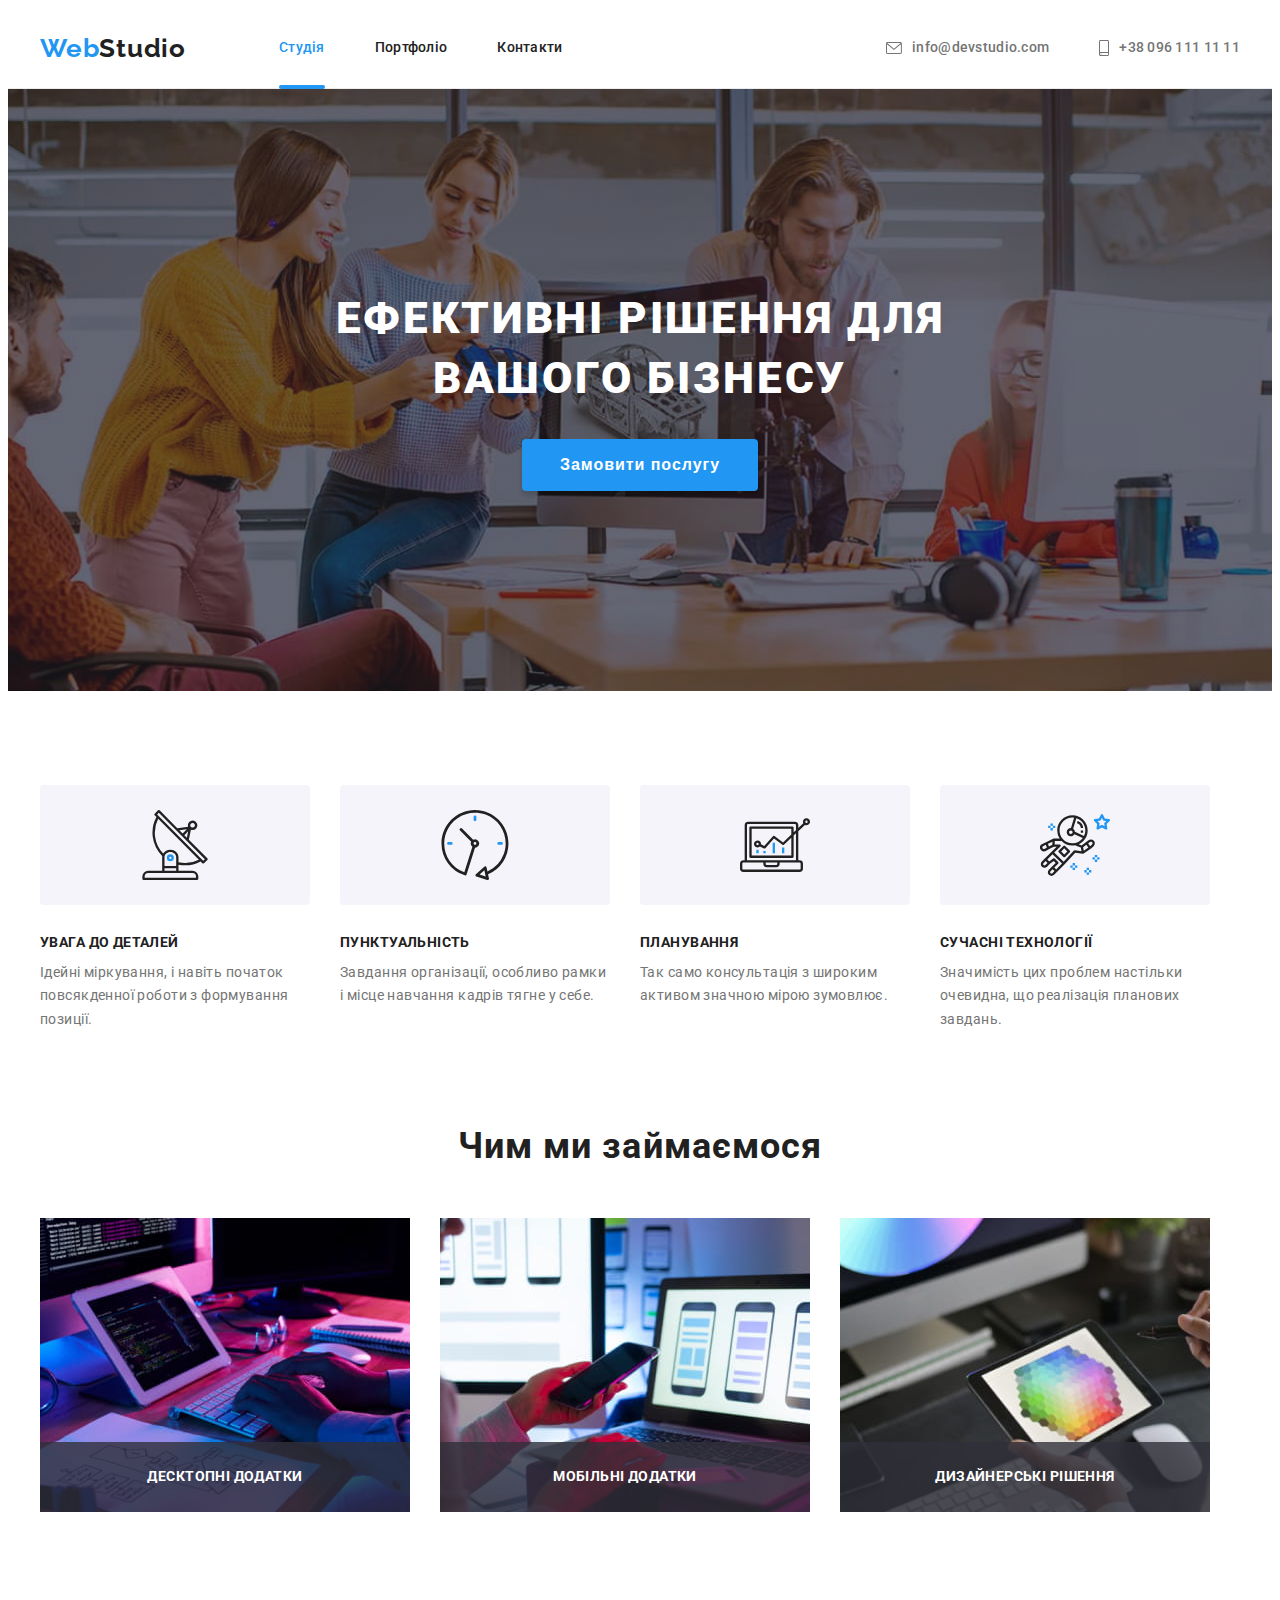
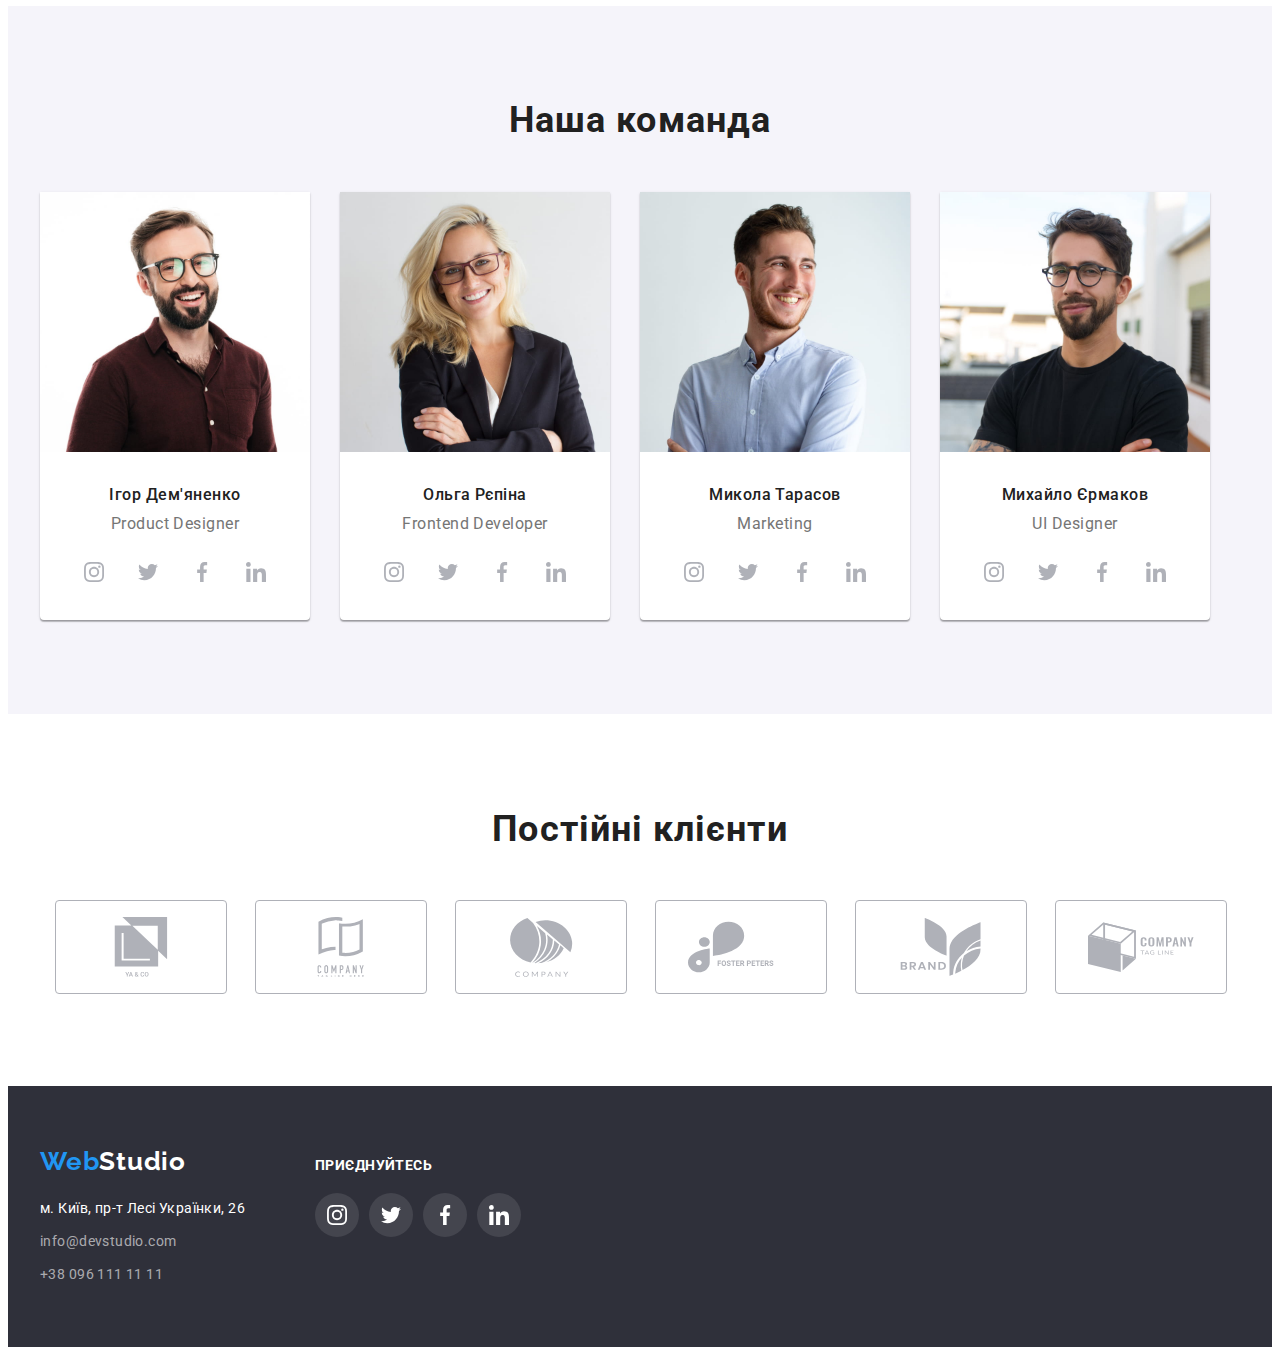
<file: index.html>
<!DOCTYPE html>
<html lang="uk">
  <head>
    <meta charset="UTF-8" />
    <meta http-equiv="X-UA-Compatible" content="IE=edge" />
    <meta name="viewport" content="width=device-width, initial-scale=1.0" />
    <title>Студія</title>
    <link rel="preconnect" href="https://fonts.googleapis.com" />
    <link rel="preconnect" href="https://fonts.gstatic.com" crossorigin />
    <link
      href="https://fonts.googleapis.com/css2?family=Raleway:wght@700&family=Roboto:wght@400;500;700;900&display=swap"
      rel="stylesheet"
    />
    <!-- Modern-Normalize -->
    <link
      rel="stylesheet"
      href="https://cdnjs.cloudflare.com/ajax/libs/modern-normalize/1.1.0/modern-normalize.min.css"
      integrity="sha512-wpPYUAdjBVSE4KJnH1VR1HeZfpl1ub8YT/NKx4PuQ5NmX2tKuGu6U/JRp5y+Y8XG2tV+wKQpNHVUX03MfMFn9Q=="
      crossorigin="anonymous"
      referrerpolicy="no-referrer"
    />
    <link rel="stylesheet" href="./css/styles.css" />
  </head>
  <body>
    <!-- Шапка сайту -->
    <header class="header">
      <div class="container">
        <a class="logo" href="./index.html"><span class="logo-color">Web</span>Studio</a>
        <nav class="header-nav">
          <ul class="nav-list list">
            <li class="nav-item">
              <a class="nav-link current link" href="./index.html">Студія</a>
            </li>
            <li class="nav-item">
              <a class="nav-link link" href="./portfolio.html">Портфоліо</a>
            </li>
            <li class="nav-item">
              <a class="nav-link link" href="">Контакти</a>
            </li>
          </ul>
        </nav>
        <ul class="header-list list">
          <li class="header-item">
            <a class="header-link link" href="mailto:info@devstudio.com">
              <svg class="header-evenlope" width="16" height="12">
                <use href="./images/icons.svg.svg#envelope"></use>
              </svg>
              info@devstudio.com
            </a>
          </li>
          <li class="header-item">
            <a class="header-link link" href="tel:+380961111111"
              ><svg class="header-evenlope" width="10" height="16">
                <use href="./images/icons.svg.svg#smartphone"></use>
              </svg>
              +38 096 111 11 11</a
            >
          </li>
        </ul>
      </div>
    </header>
    <main>
      <!-- Герой -->
      <section class="hero">
        <div class="container">
          <h1 class="hero-title">Ефективні рішення для вашого бізнесу</h1>
          <button data-modal-open class="hero-btn" type="button">
            <span class="text-btn">Замовити послугу</span>
          </button>
        </div>
      </section>
      <!-- Переваги -->
      <section class="feature section">
        <div class="container">
          <h2 class="visually-hidden">Переваги</h2>
          <ul class="feature-list list">
            <li class="feature-item">
              <div class="feature-icon">
                <svg width="70" height="70">
                  <use href="./images/icons.svg.svg#antenna"></use>
                </svg>
              </div>
              <h3 class="feature-title">УВАГА ДО ДЕТАЛЕЙ</h3>
              <p class="feature-text">
                Ідейні міркування, і навіть початок повсякденної роботи з формування позиції.
              </p>
            </li>
            <li class="feature-item">
              <div class="feature-icon">
                <svg width="70" height="70">
                  <use href="./images/icons.svg.svg#clock"></use>
                </svg>
              </div>
              <h3 class="feature-title">ПУНКТУАЛЬНІСТЬ</h3>
              <p class="feature-text">
                Завдання організації, особливо рамки і місце навчання кадрів тягне у себе.
              </p>
            </li>
            <li class="feature-item">
              <div class="feature-icon">
                <svg width="70" height="70">
                  <use href="./images/icons.svg.svg#diagram"></use>
                </svg>
              </div>
              <h3 class="feature-title">ПЛАНУВАННЯ</h3>
              <p class="feature-text">
                Так само консультація з широким активом значною мірою зумовлює.
              </p>
            </li>
            <li class="feature-item">
              <div class="feature-icon">
                <svg width="70" height="70">
                  <use href="./images/icons.svg.svg#astronaut"></use>
                </svg>
              </div>
              <h3 class="feature-title">СУЧАСНІ ТЕХНОЛОГІЇ</h3>
              <p class="feature-text">
                Значимість цих проблем настільки очевидна, що реалізація планових завдань.
              </p>
            </li>
          </ul>
        </div>
      </section>
      <!-- Чим ми займаємось -->
      <section class="box-section section">
        <div class="container">
          <h2 class="main-title">Чим ми займаємося</h2>
          <ul class="box-list list">
            <li class="box-item">
              <div class="box-thumb">
                <img class="img" src="./images/img.jpg" alt="набір тексту для пк" width="370" />
                <div class="box-text-container">
                  <p class="box-text">Десктопні додатки</p>
                </div>
              </div>
            </li>
            <li class="box-item">
              <div class="box-thumb">
                <img class="img" src="./images/box-2.jpg" alt="дизайн для смартфону" width="370" />
                <div class="box-text-container">
                  <p class="box-text">Мобільні додатки</p>
                </div>
              </div>
            </li>
            <li class="box-item">
              <div class="box-thumb">
                <img class="img" src="./images/box-3.jpg" alt="Паліттра на планшеті" width="370" />
                <div class="box-text-container">
                  <p class="box-text">Дизайнерські рішення</p>
                </div>
              </div>
            </li>
          </ul>
        </div>
      </section>
      <!-- Наша команда -->
      <section class="team section">
        <div class="container">
          <h2 class="team-title">Наша команда</h2>
          <ul class="team-list list">
            <li class="team-item">
              <img class="team-img" src="./images/img-1.jpg" alt="Фото Ігоря" width="270" />
              <div class="team-info">
                <h3 class="team-name">Ігор Дем'яненко</h3>
                <p class="team-text">Product Designer</p>
                <ul class="social list">
                  <li class="item">
                    <a
                      class="social-link link"
                      href="https://www.instagram.com/"
                      aria-label="instagram"
                      target="_blank"
                      rel="noopener noreferrer"
                    >
                      <svg class="social-icons" width="20" height="20">
                        <use href="./images/icons.svg.svg#instagram"></use>
                      </svg>
                    </a>
                  </li>
                  <li class="item">
                    <a
                      class="social-link link"
                      href="https://twitter.com/?lang=uk"
                      aria-label="twitter"
                      target="_blank"
                      rel="noopener noreferrer"
                    >
                      <svg class="social-icons" width="20" height="20">
                        <use href="./images/icons.svg.svg#twitter"></use>
                      </svg>
                    </a>
                  </li>
                  <li class="item">
                    <a
                      class="social-link link"
                      href="https://www.facebook.com/"
                      aria-label="facebook"
                      target="_blank"
                      rel="noopener noreferrer"
                    >
                      <svg class="social-icons" width="20" height="20">
                        <use href="./images/icons.svg.svg#facebook"></use>
                      </svg>
                    </a>
                  </li>
                  <li class="item">
                    <a
                      class="social-link link"
                      href="https://www.linkedin.com/"
                      aria-label="linkedin"
                      target="_blank"
                      rel="noopener noreferrer"
                    >
                      <svg class="social-icons" width="20" height="20">
                        <use href="./images/icons.svg.svg#linkedin"></use>
                      </svg>
                    </a>
                  </li>
                </ul>
              </div>
            </li>
            <li class="team-item">
              <img class="team-img" src="./images/img-2.jpg" alt="Фото Ольги" width="270" />
              <div class="team-info">
                <h3 class="team-name">Ольга Рєпіна</h3>
                <p class="team-text">Frontend Developer</p>
                <ul class="social list">
                  <li class="item">
                    <a
                      class="social-link link"
                      href="https://www.instagram.com/"
                      aria-label="instagram"
                      target="_blank"
                      rel="noopener noreferrer"
                    >
                      <svg class="social-icons" width="20" height="20">
                        <use href="./images/icons.svg.svg#instagram"></use>
                      </svg>
                    </a>
                  </li>
                  <li class="item">
                    <a
                      class="social-link link"
                      href="https://twitter.com/?lang=uk"
                      aria-label="twitter"
                      target="_blank"
                      rel="noopener noreferrer"
                    >
                      <svg class="social-icons" width="20" height="20">
                        <use href="./images/icons.svg.svg#twitter"></use>
                      </svg>
                    </a>
                  </li>
                  <li class="item">
                    <a
                      class="social-link link"
                      href="https://www.facebook.com/"
                      aria-label="facebook"
                      target="_blank"
                      rel="noopener noreferrer"
                    >
                      <svg class="social-icons" width="20" height="20">
                        <use href="./images/icons.svg.svg#facebook"></use>
                      </svg>
                    </a>
                  </li>
                  <li class="item">
                    <a
                      class="social-link link"
                      href="https://www.linkedin.com/"
                      aria-label="linkedin"
                      target="_blank"
                      rel="noopener noreferrer"
                    >
                      <svg class="social-icons" width="20" height="20">
                        <use href="./images/icons.svg.svg#linkedin"></use>
                      </svg>
                    </a>
                  </li>
                </ul>
              </div>
            </li>
            <li class="team-item">
              <img class="team-img" src="./images/img-3.jpg" alt="Фото Миколи" width="270" />
              <div class="team-info">
                <h3 class="team-name">Микола Тарасов</h3>
                <p class="team-text">Marketing</p>
                <ul class="social list">
                  <li class="item">
                    <a
                      class="social-link link"
                      href="https://www.instagram.com/"
                      aria-label="instagram"
                      target="_blank"
                      rel="noopener noreferrer"
                    >
                      <svg class="social-icons" width="20" height="20">
                        <use href="./images/icons.svg.svg#instagram"></use>
                      </svg>
                    </a>
                  </li>
                  <li class="item">
                    <a
                      class="social-link link"
                      href="https://twitter.com/?lang=uk"
                      aria-label="twitter"
                      target="_blank"
                      rel="noopener noreferrer"
                    >
                      <svg class="social-icons" width="20" height="20">
                        <use href="./images/icons.svg.svg#twitter"></use>
                      </svg>
                    </a>
                  </li>
                  <li class="item">
                    <a
                      class="social-link link"
                      href="https://www.facebook.com/"
                      aria-label="facebook"
                      target="_blank"
                      rel="noopener noreferrer"
                    >
                      <svg class="social-icons" width="20" height="20">
                        <use href="./images/icons.svg.svg#facebook"></use>
                      </svg>
                    </a>
                  </li>
                  <li class="item">
                    <a
                      class="social-link link"
                      href="https://www.linkedin.com/"
                      aria-label="linkedin"
                      target="_blank"
                      rel="noopener noreferrer"
                    >
                      <svg class="social-icons" width="20" height="20">
                        <use href="./images/icons.svg.svg#linkedin"></use>
                      </svg>
                    </a>
                  </li>
                </ul>
              </div>
            </li>
            <li class="team-item">
              <img class="team-img" src="./images/img-4.jpg" alt="Фото Михайла" width="270" />
              <div class="team-info">
                <h3 class="team-name">Михайло Єрмаков</h3>
                <p class="team-text">UI Designer</p>
                <ul class="social list">
                  <li class="item">
                    <a
                      class="social-link link"
                      href="https://www.instagram.com/"
                      aria-label="instagram"
                      target="_blank"
                      rel="noopener noreferrer"
                    >
                      <svg class="social-icons" width="20" height="20">
                        <use href="./images/icons.svg.svg#instagram"></use>
                      </svg>
                    </a>
                  </li>
                  <li class="item">
                    <a
                      class="social-link link"
                      href="https://twitter.com/?lang=uk"
                      aria-label="twitter"
                      target="_blank"
                      rel="noopener noreferrer"
                    >
                      <svg class="social-icons" width="20" height="20">
                        <use href="./images/icons.svg.svg#twitter"></use>
                      </svg>
                    </a>
                  </li>
                  <li class="item">
                    <a
                      class="social-link link"
                      href="https://www.facebook.com/"
                      aria-label="facebook"
                      target="_blank"
                      rel="noopener noreferrer"
                    >
                      <svg class="social-icons" width="20" height="20">
                        <use href="./images/icons.svg.svg#facebook"></use>
                      </svg>
                    </a>
                  </li>
                  <li class="item">
                    <a
                      class="social-link link"
                      href="https://www.linkedin.com/"
                      aria-label="linkedin"
                      target="_blank"
                      rel="noopener noreferrer"
                    >
                      <svg class="social-icons" width="20" height="20">
                        <use href="./images/icons.svg.svg#linkedin"></use>
                      </svg>
                    </a>
                  </li>
                </ul>
              </div>
            </li>
          </ul>
        </div>
      </section>
      <!-- Постійні клієнти -->

      <section class="section">
        <div class="clients container">
          <h2 class="clietns-title">Постійні клієнти</h2>
          <ul class="clients-list list">
            <li class="cliets-item">
              <a class="clients-link link" href="">
                <svg class="clients-logo" width="106" height="60">
                  <use href="./images/icons.svg.svg#group-1"></use>
                </svg>
              </a>
            </li>
            <li class="cliets-item">
              <a class="clients-link link" href="">
                <svg class="clients-logo" width="106" height="60">
                  <use href="./images/icons.svg.svg#group-2"></use>
                </svg>
              </a>
            </li>
            <li class="cliets-item">
              <a class="clients-link link" href="">
                <svg class="clients-logo" width="106" height="60">
                  <use href="./images/icons.svg.svg#group-3"></use>
                </svg>
              </a>
            </li>
            <li class="cliets-item">
              <a class="clients-link link" href="">
                <svg class="clients-logo" width="106" height="60">
                  <use href="./images/icons.svg.svg#group-4"></use>
                </svg>
              </a>
            </li>
            <li class="cliets-item">
              <a class="clients-link link" href="">
                <svg class="clients-logo" width="106" height="60">
                  <use href="./images/icons.svg.svg#group-5"></use>
                </svg>
              </a>
            </li>
            <li class="cliets-item">
              <a class="clients-link link" href="">
                <svg class="clients-logo" width="106" height="60">
                  <use href="./images/icons.svg.svg#group-6"></use>
                </svg>
              </a>
            </li>
          </ul>
        </div>
      </section>
    </main>
    <!-- Футер -->
    <footer class="footer">
      <div class="footer-containers container">
        <div class="footer-adres">
          <a class="footer-logo" href="./index.html"><span class="logo-color">Web</span>Studio</a>
          <address class="address">
            <ul class="footer-list list">
              <li class="footer-item">
                <a
                  class="footer-address link"
                  href="https://goo.gl/maps/1MUiwfSM5o2cwTpF7"
                  target="_blank"
                  rel="noopener noreferrer"
                  >м. Київ, пр-т Лесі Українки, 26</a
                >
              </li>
              <li class="footer-item">
                <a class="footer-link link" href="mailto:info@devstudio.com">info@devstudio.com</a>
              </li>
              <li class="footer-item">
                <a class="footer-link link" href="tel:+380961111111">+38 096 111 11 11</a>
              </li>
            </ul>
          </address>
        </div>
        <div class="footer-social">
          <h2 class="footer-title">Приєднуйтесь</h2>
          <ul class="social list">
            <li class="item">
              <a
                class="footer-social-link link"
                href="https://www.instagram.com/"
                aria-label="instagram"
                target="_blank"
                rel="noopener noreferrer"
              >
                <svg class="footer-social-icons" width="20" height="20">
                  <use href="./images/icons.svg.svg#instagram"></use>
                </svg>
              </a>
            </li>
            <li class="item">
              <a
                class="footer-social-link link"
                href="https://twitter.com/?lang=uk"
                aria-label="twitter"
                target="_blank"
                rel="noopener noreferrer"
              >
                <svg class="footer-social-icons" width="20" height="20">
                  <use href="./images/icons.svg.svg#twitter"></use>
                </svg>
              </a>
            </li>
            <li class="item">
              <a
                class="footer-social-link link"
                href="https://www.facebook.com/"
                aria-label="facebook"
                target="_blank"
                rel="noopener noreferrer"
              >
                <svg class="footer-social-icons" width="20" height="20">
                  <use href="./images/icons.svg.svg#facebook"></use>
                </svg>
              </a>
            </li>
            <li class="item">
              <a
                class="footer-social-link link"
                href="https://www.linkedin.com/"
                aria-label="linkedin"
                target="_blank"
                rel="noopener noreferrer"
              >
                <svg class="footer-social-icons" width="20" height="20">
                  <use href="./images/icons.svg.svg#linkedin"></use>
                </svg>
              </a>
            </li>
          </ul>
        </div>
      </div>
    </footer>
    <!-- Modal -->
    <div data-modal class="backdrop is-hidden">
      <div class="modal">
        <button data-modal-close class="close-btn" type="button">
          <svg class="close-icon" width="18" height="18">
            <use href="./images/icons.svg.svg#close"></use>
          </svg>
        </button>
      </div>
    </div>

    <script src="./js/modal.js"></script>
  </body>
</html>
</file>
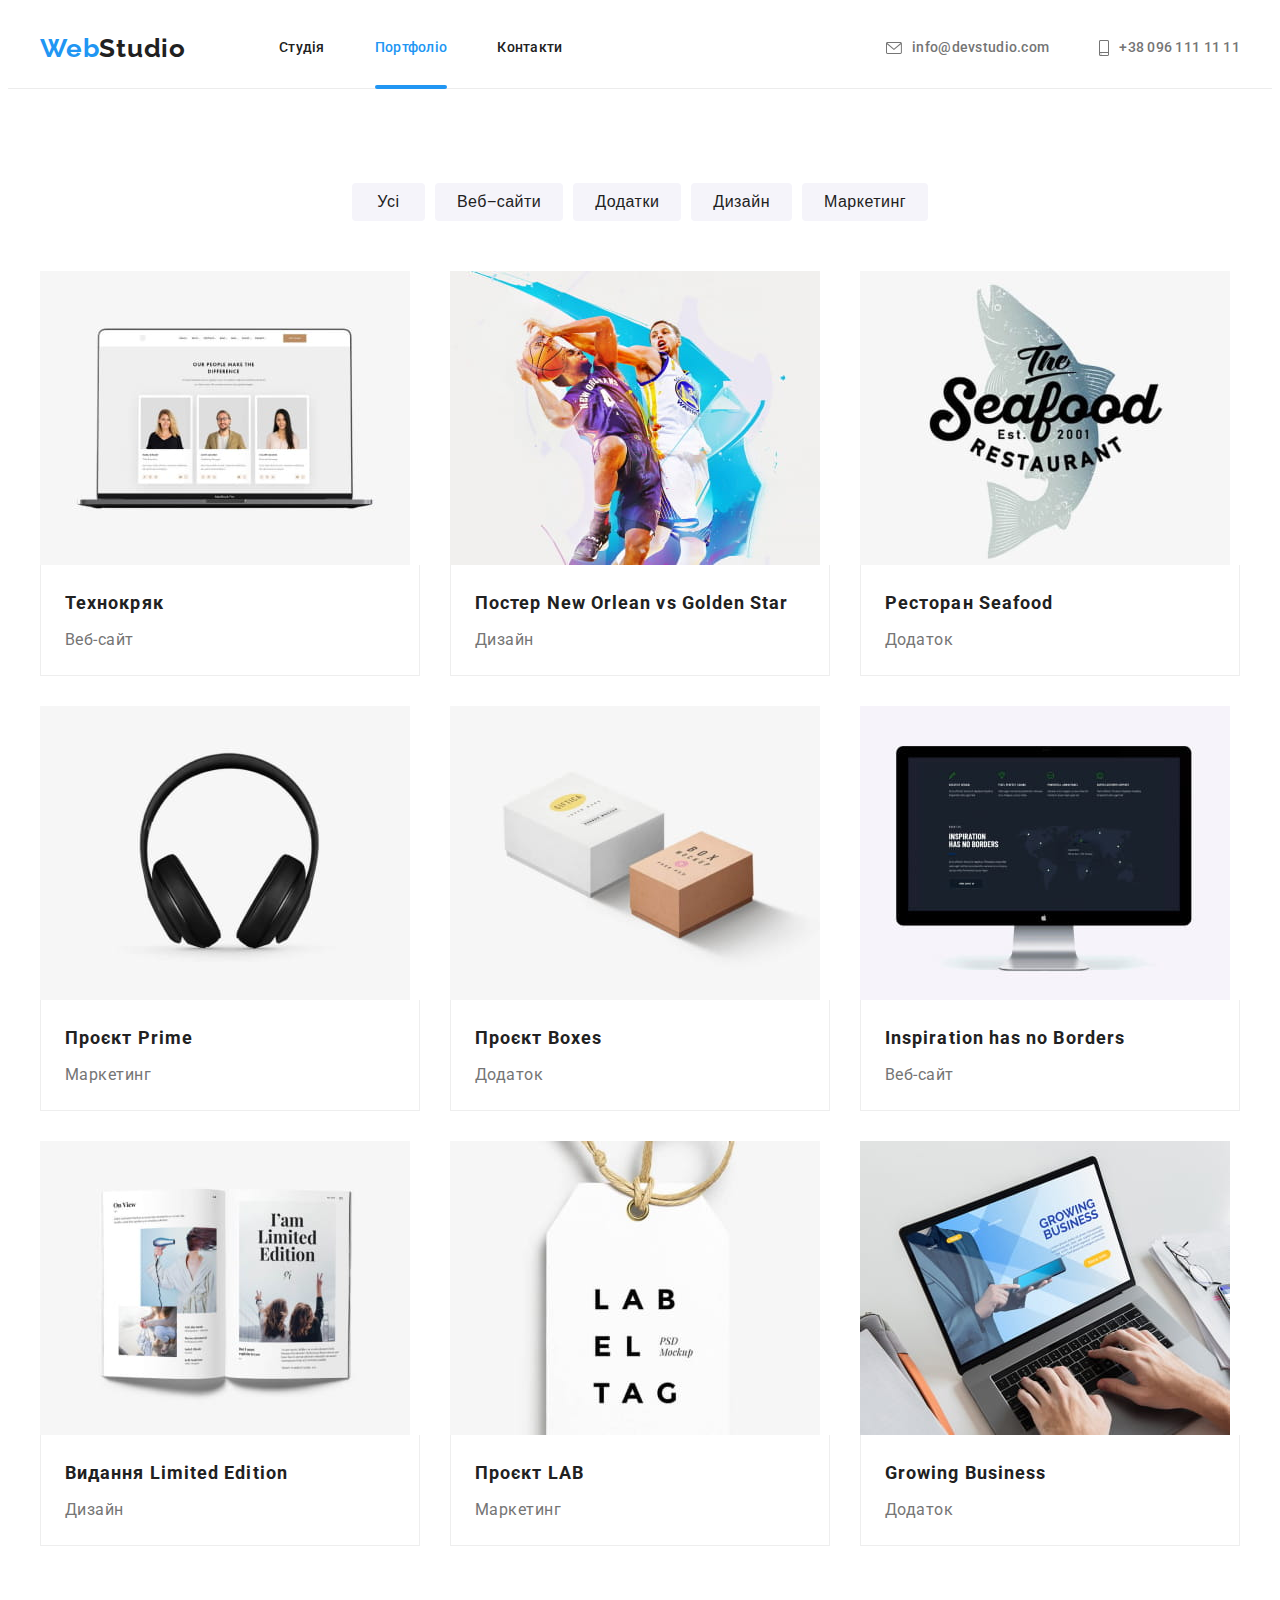
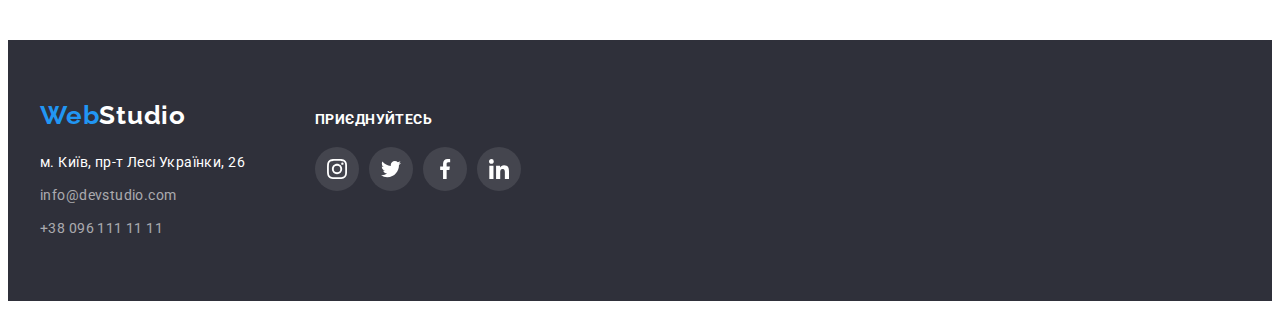
<file: portfolio.html>
<!DOCTYPE html>
<html lang="uk">
  <head>
    <meta charset="UTF-8" />
    <meta http-equiv="X-UA-Compatible" content="IE=edge" />
    <meta name="viewport" content="width=device-width, initial-scale=1.0" />
    <title>Портфоліо</title>
    <link rel="preconnect" href="https://fonts.googleapis.com" />
    <link rel="preconnect" href="https://fonts.gstatic.com" crossorigin />
    <link
      href="https://fonts.googleapis.com/css2?family=Raleway:wght@700&family=Roboto:wght@400;500;700;900&display=swap"
      rel="stylesheet"
    />
    <!-- Modern-Normalize -->
    <link
      rel="stylesheet"
      href="https://cdnjs.cloudflare.com/ajax/libs/modern-normalize/1.1.0/modern-normalize.min.css"
      integrity="sha512-wpPYUAdjBVSE4KJnH1VR1HeZfpl1ub8YT/NKx4PuQ5NmX2tKuGu6U/JRp5y+Y8XG2tV+wKQpNHVUX03MfMFn9Q=="
      crossorigin="anonymous"
      referrerpolicy="no-referrer"
    />
    <link rel="stylesheet" href="./css/styles.css" />
  </head>

  <body>
    <!-- Шапка сайту -->
    <header class="header">
      <div class="container">
        <a class="logo" href="./index.html"><span class="logo-color">Web</span>Studio</a>
        <nav class="header-nav">
          <ul class="nav-list list">
            <li class="nav-item">
              <a class="nav-link link" href="./index.html">Студія</a>
            </li>
            <li class="nav-item">
              <a class="nav-link current link" href="./portfolio.html">Портфоліо</a>
            </li>
            <li class="nav-item">
              <a class="nav-link link" href="">Контакти</a>
            </li>
          </ul>
        </nav>
        <ul class="header-list list">
          <li class="header-item">
            <a class="header-link link" href="mailto:info@devstudio.com">
              <svg class="header-evenlope" width="16" height="12">
                <use href="./images/icons.svg.svg#envelope"></use>
              </svg>
              info@devstudio.com
            </a>
          </li>
          <li class="header-item">
            <a class="header-link link" href="tel:+380961111111"
              ><svg class="header-evenlope" width="10" height="16">
                <use href="./images/icons.svg.svg#smartphone"></use>
              </svg>
              +38 096 111 11 11</a
            >
          </li>
        </ul>
      </div>
    </header>
    <!-- Герой -->
    <main>
      <section class="filters section">
        <div class="container">
          <h1 class="visually-hidden">Список проектів</h1>
          <ul class="filter-list list">
            <li class="filter-item">
              <button class="filter-btn" type="button">Усі</button>
            </li>
            <li class="filter-item">
              <button class="filter-btn" type="button">Веб&#8722;сайти</button>
            </li>
            <li class="filter-item">
              <button class="filter-btn" type="button">Додатки</button>
            </li>
            <li class="filter-item">
              <button class="filter-btn" type="button">Дизайн</button>
            </li>
            <li class="filter-item">
              <button class="filter-btn" type="button">Маркетинг</button>
            </li>
          </ul>

          <ul class="project-list list">
            <li class="project-item">
              <a class="project-link link" href="">
                <div class="project-thumb">
                  <img
                    class="project-img"
                    src="./images/project-1.jpg"
                    alt="проєкт технокряк"
                    width="370"
                    height="294"
                  />
                  <div class="project-overlay">
                    <p class="overlay-text">
                      Ресурс пропонує комплексні пропозиції з різним рівнем функціоналу та сервісів.
                      Все це дозволить відвідувачу отримати вичерпні відомості про компанію чи
                      приватну особу.
                    </p>
                  </div>
                </div>
                <div class="project-border">
                  <h2 class="project-name">Технокряк</h2>
                  <p class="project-text">Веб-сайт</p>
                </div></a
              >
            </li>
            <li class="project-item">
              <a class="project-link link" href="">
                <div class="project-thumb">
                  <img
                    class="project-img"
                    src="./images/project-2.jpg"
                    alt="постер New Orlea"
                    width="370"
                    height="294"
                  />
                  <div class="project-overlay">
                    <p class="overlay-text">
                      Ресурс пропонує комплексні пропозиції з різним рівнем функціоналу та сервісів.
                      Все це дозволить відвідувачу отримати вичерпні відомості про компанію чи
                      приватну особу.
                    </p>
                  </div>
                </div>
                <div class="project-border">
                  <h2 class="project-name">Постер New Orlean vs Golden Star</h2>
                  <p class="project-text">Дизайн</p>
                </div></a
              >
            </li>
            <li class="project-item">
              <a class="project-link link" href="">
                <div class="project-thumb">
                  <img
                    class="project-img"
                    src="./images/project-3.jpg"
                    alt="Ресторан Seafood"
                    width="370"
                    height="294"
                  />
                  <div class="project-overlay">
                    <p class="overlay-text">
                      Ресурс пропонує комплексні пропозиції з різним рівнем функціоналу та сервісів.
                      Все це дозволить відвідувачу отримати вичерпні відомості про компанію чи
                      приватну особу.
                    </p>
                  </div>
                </div>
                <div class="project-border">
                  <h2 class="project-name">Ресторан Seafood</h2>
                  <p class="project-text">Додаток</p>
                </div></a
              >
            </li>
            <li class="project-item">
              <a class="project-link link" href="">
                <div class="project-thumb">
                  <img
                    class="project-img"
                    src="./images/project-4.jpg"
                    alt="Проєкт Prime"
                    width="370"
                    height="294"
                  />
                  <div class="project-overlay">
                    <p class="overlay-text">
                      Ресурс пропонує комплексні пропозиції з різним рівнем функціоналу та сервісів.
                      Все це дозволить відвідувачу отримати вичерпні відомості про компанію чи
                      приватну особу.
                    </p>
                  </div>
                </div>
                <div class="project-border">
                  <h2 class="project-name">Проєкт Prime</h2>
                  <p class="project-text">Маркетинг</p>
                </div></a
              >
            </li>
            <li class="project-item">
              <a class="project-link link" href="">
                <div class="project-thumb">
                  <img
                    class="project-img"
                    src="./images/project-5.jpg"
                    alt="Проєкт Boxes"
                    width="370"
                    height="294"
                  />
                  <div class="project-overlay">
                    <p class="overlay-text">
                      Ресурс пропонує комплексні пропозиції з різним рівнем функціоналу та сервісів.
                      Все це дозволить відвідувачу отримати вичерпні відомості про компанію чи
                      приватну особу.
                    </p>
                  </div>
                </div>
                <div class="project-border">
                  <h2 class="project-name">Проєкт Boxes</h2>
                  <p class="project-text">Додаток</p>
                </div></a
              >
            </li>
            <li class="project-item">
              <a class="project-link link" href="">
                <div class="project-thumb">
                  <img
                    class="project-img"
                    src="./images/project-6.jpg"
                    alt="Inspiration has no Borders"
                    width="370"
                    height="294"
                  />
                  <div class="project-overlay">
                    <p class="overlay-text">
                      Ресурс пропонує комплексні пропозиції з різним рівнем функціоналу та сервісів.
                      Все це дозволить відвідувачу отримати вичерпні відомості про компанію чи
                      приватну особу.
                    </p>
                  </div>
                </div>
                <div class="project-border">
                  <h2 class="project-name">Inspiration has no Borders</h2>
                  <p class="project-text">Веб-сайт</p>
                </div></a
              >
            </li>
            <li class="project-item">
              <a class="project-link link" href="">
                <div class="project-thumb">
                  <img
                    class="project-img"
                    src="./images/project-7.jpg"
                    alt="Видання Limited Edition"
                    width="370"
                    height="294"
                  />
                  <div class="project-overlay">
                    <p class="overlay-text">
                      Ресурс пропонує комплексні пропозиції з різним рівнем функціоналу та сервісів.
                      Все це дозволить відвідувачу отримати вичерпні відомості про компанію чи
                      приватну особу.
                    </p>
                  </div>
                </div>
                <div class="project-border">
                  <h2 class="project-name">Видання Limited Edition</h2>
                  <p class="project-text">Дизайн</p>
                </div></a
              >
            </li>
            <li class="project-item">
              <a class="project-link link" href="">
                <div class="project-thumb">
                  <img
                    class="project-img"
                    src="./images/project-8.jpg"
                    alt="Проєкт LAB"
                    width="370"
                    height="294"
                  />
                  <div class="project-overlay">
                    <p class="overlay-text">
                      Ресурс пропонує комплексні пропозиції з різним рівнем функціоналу та сервісів.
                      Все це дозволить відвідувачу отримати вичерпні відомості про компанію чи
                      приватну особу.
                    </p>
                  </div>
                </div>
                <div class="project-border">
                  <h2 class="project-name">Проєкт LAB</h2>

                  <p class="project-text">Маркетинг</p>
                </div></a
              >
            </li>
            <li class="project-item">
              <a class="project-link link" href="">
                <div class="project-thumb">
                  <img
                    class="project-img"
                    src="./images/project-9.jpg"
                    alt="Growing Business"
                    width="370"
                    height="294"
                  />
                  <div class="project-overlay">
                    <p class="overlay-text">
                      Ресурс пропонує комплексні пропозиції з різним рівнем функціоналу та сервісів.
                      Все це дозволить відвідувачу отримати вичерпні відомості про компанію чи
                      приватну особу.
                    </p>
                  </div>
                </div>
                <div class="project-border">
                  <h2 class="project-name">Growing Business</h2>
                  <p class="project-text">Додаток</p>
                </div></a
              >
            </li>
          </ul>
        </div>
      </section>
    </main>
    <!-- Футер -->
    <footer class="footer">
      <div class="footer-containers container">
        <div class="footer-adres">
          <a class="footer-logo" href="./index.html"><span class="logo-color">Web</span>Studio</a>
          <address class="address">
            <ul class="footer-list list">
              <li class="footer-item">
                <a
                  class="footer-address link"
                  href="https://goo.gl/maps/1MUiwfSM5o2cwTpF7"
                  target="_blank"
                  rel="noopener noreferrer"
                  >м. Київ, пр-т Лесі Українки, 26</a
                >
              </li>
              <li class="footer-item">
                <a class="footer-link link" href="mailto:info@devstudio.com">info@devstudio.com</a>
              </li>
              <li class="footer-item">
                <a class="footer-link link" href="tel:+380961111111">+38 096 111 11 11</a>
              </li>
            </ul>
          </address>
        </div>
        <div class="footer-social">
          <h2 class="footer-title">Приєднуйтесь</h2>
          <ul class="social list">
            <li class="item">
              <a
                class="footer-social-link link"
                href="https://www.instagram.com/"
                aria-label="instagram"
                target="_blank"
                rel="noopener noreferrer"
              >
                <svg class="footer-social-icons" width="20" height="20">
                  <use href="./images/icons.svg.svg#instagram"></use>
                </svg>
              </a>
            </li>
            <li class="item">
              <a
                class="footer-social-link link"
                href="https://twitter.com/?lang=uk"
                aria-label="twitter"
                target="_blank"
                rel="noopener noreferrer"
              >
                <svg class="footer-social-icons" width="20" height="20">
                  <use href="./images/icons.svg.svg#twitter"></use>
                </svg>
              </a>
            </li>
            <li class="item">
              <a
                class="footer-social-link link"
                href="https://www.facebook.com/"
                aria-label="facebook"
                target="_blank"
                rel="noopener noreferrer"
              >
                <svg class="footer-social-icons" width="20" height="20">
                  <use href="./images/icons.svg.svg#facebook"></use>
                </svg>
              </a>
            </li>
            <li class="item">
              <a
                class="footer-social-link link"
                href="https://www.linkedin.com/"
                aria-label="linkedin"
                target="_blank"
                rel="noopener noreferrer"
              >
                <svg class="footer-social-icons" width="20" height="20">
                  <use href="./images/icons.svg.svg#linkedin"></use>
                </svg>
              </a>
            </li>
          </ul>
        </div>
      </div>
    </footer>
  </body>
</html>
</file>
<file: css/styles.css>
:root {
  /* Text-color */
  --primary-text-color: #757575;
  --title-text-color: #212121;
  --light-text-color: #ffffff;
  --primary-light-color: rgba(255, 255, 255, 0.6);
  /* background-color */
  --accent-color: #2196f3;
  --background-color: #2f303a;
  --background-gray: #f5f4fa;
  /* logo-color */
  --logo-color-gray: #afb1b8;
}
body {
  font-family: 'Roboto', sans-serif;

  background-color: var(--light-text-color);
  color: var(--primary-text-color);
}
/* Палітра кольорів
Текст заголовки #212121; 
Текст основний  #757575;
Фон футера      #2F303A
білий текст  #FFFFFF

*/
/* reset */
h1,
h2,
h3,
h4,
h5,
h6,
p,
ul {
  margin: 0;
  padding: 0;
}

.container {
  width: 1200px;
  padding-left: 15px;
  padding-right: 15px;
  margin-left: auto;
  margin-right: auto;
}
.section {
  padding-top: 94px;
  padding-bottom: 94px;
}
.nav-list {
  display: flex;
}
.header {
  border-bottom-style: solid;
  border-bottom-width: 1px;
  border-bottom-color: #ececec;
}
.header-list {
  margin-left: auto;
  display: flex;
}
.header .container {
  display: flex;
  align-items: center;
}
.nav-link {
  display: inline-block;
  padding-top: 32px;
  padding-bottom: 32px;

  font-weight: 500;
  font-size: 14px;
  line-height: 1.14;
  letter-spacing: 0.02em;
  color: var(--title-text-color);
  transition: color 250ms cubic-bezier(0.4, 0, 0.2, 1);
}
.nav-link:hover,
.nav-link:focus {
  color: var(--accent-color);
}
.nav-item:not(:last-child) {
  margin-right: 50px;
}

.logo {
  text-decoration: none;
  font-family: 'Raleway';
  font-style: normal;
  font-weight: 700;
  font-size: 26px;
  line-height: 1.19;
  letter-spacing: 0.03em;
  color: var(--title-text-color);
  margin-right: 93px;
}
.current {
  color: var(--accent-color);
}
.nav-item {
  position: relative;
}
.nav-link.current::after {
  position: absolute;
  left: 0;
  bottom: -1px;
  content: '';
  display: block;
  width: 100%;
  height: 4px;
  border-radius: 2px;
  background-color: var(--accent-color);
}
.logo-color {
  color: #2196f3;
}

.list {
  list-style: none;
}

.link {
  text-decoration: none;
}
.header-link {
  display: flex;

  padding-top: 32px;
  padding-bottom: 32px;
  font-weight: 500;
  font-size: 14px;
  line-height: 1.14;
  letter-spacing: 0.02em;
  color: var(--primary-text-color);
  gap: 10px;
  justify-content: center;
  align-items: center;
  transition: color 250ms cubic-bezier(0.4, 0, 0.2, 1);
}
.header-evenlope {
  fill: currentColor;
}

.header-link:hover,
.header-link:focus {
  color: var(--accent-color);
}

.header-item {
  list-style: none;
}
.header-item:not(:last-child) {
  margin-right: 50px;
}

.hero {
  background-color: var(--background-color);
  background-image: linear-gradient(to right, rgba(47, 48, 58, 0.4), rgba(47, 48, 58, 0.4)),
    url(../images/hero-backgroung.jpg);
  background-repeat: no-repeat;
  background-size: cover;
  background-position: center;
  padding-top: 200px;
  padding-bottom: 200px;
  max-width: 1600px;
  margin-right: auto;
  margin-left: auto;
}

.hero-title {
  font-weight: 900;
  font-size: 44px;
  line-height: 1.36;
  text-align: center;
  letter-spacing: 0.06em;
  text-transform: uppercase;
  color: var(--light-text-color);
  width: 696px;
  margin-left: auto;
  margin-right: auto;
  margin-bottom: 30px;
}

.hero-btn {
  color: var(--light-text-color);
  background-color: var(--accent-color);
  font-weight: 700;
  font-size: 16px;
  line-height: 1.87;
  display: flex;
  align-items: center;
  text-align: center;
  letter-spacing: 0.06em;
  box-shadow: 0px 4px 4px rgba(0, 0, 0, 0.15);
  border-radius: 4px;
  cursor: pointer;
  margin-left: auto;
  margin-right: auto;
  border: transparent;
}
.text-btn {
  padding: 10px 32px;
}
.feature-item {
  width: 270px;
}
.feature-list {
  list-style: none;
  display: flex;
}
.feature-item:not(:last-child) {
  margin-right: 30px;
}
.visually-hidden {
  position: absolute;
  white-space: nowrap;
  width: 1px;
  height: 1px;
  overflow: hidden;
  border: 0;
  padding: 0;
  clip: rect(0 0 0 0);
  clip-path: inset(50%);
  margin: -1px;
}
.feature-icon {
  width: 270px;
  height: 120px;
  display: flex;
  align-items: center;
  justify-content: center;
  background-color: var(--background-gray);
  margin-bottom: 30px;
  border-radius: 4px;
}

.feature-title {
  font-weight: 700;
  font-size: 14px;
  line-height: 1.14;
  letter-spacing: 0.03em;
  text-transform: uppercase;
  color: var(--title-text-color);
  margin-bottom: 10px;
}
.feature-text {
  font-size: 14px;
  line-height: 1.71;
  letter-spacing: 0.03em;
}
.main-title {
  font-weight: 700;
  font-size: 36px;
  line-height: 1.16;
  text-align: center;
  letter-spacing: 0.03em;
  color: var(--title-text-color);
  margin-bottom: 50px;
}
.box-section {
  padding-top: 0;
}
.box-list {
  display: flex;
}
.box-thumb {
  position: relative;
}
.box-text-container {
  position: absolute;
  bottom: 0;
  display: flex;
  justify-content: center;
  align-items: center;
  width: 100%;
  height: 70px;
  background: rgba(47, 48, 58, 0.8);
}
.box-text {
  font-weight: 700;
  font-size: 14px;
  line-height: 1.14;

  letter-spacing: 0.03em;
  text-transform: uppercase;
  color: var(--light-text-color);
}
.box-item:not(:last-child) {
  margin-right: 30px;
}
.img {
  display: block;
  width: 100%;
  height: auto;
}
.team {
  background-color: var(--background-gray);
}

.team-title {
  font-weight: 700;
  font-size: 36px;
  line-height: 1.16;
  text-align: center;
  letter-spacing: 0.03em;
  color: var(--title-text-color);
  margin-bottom: 50px;
}
.team-list {
  display: flex;
}
.team-item {
  background: var(--light-text-color);
  width: 270px;
  height: 428px;

  box-shadow: 0px 1px 3px rgba(0, 0, 0, 0.12), 0px 1px 1px rgba(0, 0, 0, 0.14),
    0px 2px 1px rgba(0, 0, 0, 0.2);
  border-radius: 0px 0px 4px 4px;
}
.team-item:not(:last-child) {
  margin-right: 30px;
}
.team-img {
}

.team-name {
  font-weight: 500;
  font-size: 16px;
  line-height: 1.18;
  text-align: center;
  letter-spacing: 0.03em;
  color: var(--title-text-color);
  margin-bottom: 10px;
}
.team-text {
  font-size: 16px;
  line-height: 1.18;
  text-align: center;
  letter-spacing: 0.03em;
  margin-bottom: 16px;
}
.team-info {
  padding-bottom: 30px;
  padding-top: 30px;
}
.social {
  display: flex;
  gap: 10px;
  justify-content: center;
}
.social-link {
  display: flex;
  align-items: center;
  justify-content: center;
  width: 44px;
  height: 44px;
  background-color: var(--light-text-color);
  border-radius: 50%;
  transition: background-color 250ms cubic-bezier(0.4, 0, 0.2, 1),
    fill 250ms cubic-bezier(0.4, 0, 0.2, 1);
}
.social-link:hover,
.social-link:focus {
  background-color: var(--accent-color);
}

.social-link:hover .social-icons,
.social-link:focus .social-icons {
  fill: var(--light-text-color);
}

.social-icons {
  fill: var(--logo-color-gray);
  transition: fill 250ms cubic-bezier(0.4, 0, 0.2, 1);
}

/* Постійні клієнти */

.clietns-title {
  font-weight: 700;
  font-size: 36px;
  line-height: 42px;
  text-align: center;
  letter-spacing: 0.03em;
  color: var(--title-text-color);
  margin-bottom: 50px;
}
.clients-list {
  display: flex;
  align-items: center;
  justify-content: center;
  gap: 30px;
}

.cliets-item {
  width: 170px;
  height: 92px;
  transition: border-color 250ms cubic-bezier(0.4, 0, 0.2, 1);
}
.clients-link {
  display: flex;
  align-items: center;
  justify-content: center;
  width: 100%;
  height: 100%;
  border: 1px solid var(--logo-color-gray);
  border-radius: 4px;
  transition: border-color 250ms cubic-bezier(0.4, 0, 0.2, 1),
    fill 250ms cubic-bezier(0.4, 0, 0.2, 1);
}

.clients-link:hover .clients-logo,
.clients-link:focus .clients-logo {
  border-color: var(--accent-color);
  fill: var(--accent-color);
}
.clients-link:hover,
.clients-link:focus {
  border-color: var(--accent-color);
}
.clients-logo {
  fill: var(--logo-color-gray);
  transition: fill 250ms cubic-bezier(0.4, 0, 0.2, 1);
}

.cliets-item:hover,
.client-item:focus .clients-list {
  border-color: var(--accent-color);
}

/* Футер  */

.footer-containers {
  display: flex;

  align-items: baseline;

  gap: 70px;
}

.footer {
  background-color: var(--background-color);
  padding-top: 60px;
  padding-bottom: 60px;
}
.footer-list {
  padding: 0;
}
.footer-logo {
  display: inline-block;
  text-decoration: none;

  font-family: 'Raleway';
  font-style: normal;
  font-weight: 700;
  font-size: 26px;
  line-height: 1.19;
  letter-spacing: 0.03em;

  color: var(--light-text-color);
  margin-bottom: 20px;
}
.footer-item:not(:last-child) {
  margin-bottom: 9px;
}

.footer-link:hover,
.footer-link:focus {
  color: var(--accent-color);
}
.footer-address:hover,
.footer-address:focus {
  color: var(--accent-color);
}
.address {
  font-style: normal;
}
.footer-address {
  font-size: 14px;
  line-height: 1.71;

  letter-spacing: 0.03em;
  color: var(--light-text-color);
  transition: color 250ms cubic-bezier(0.4, 0, 0.2, 1);
}
.social {
  display: flex;
}
.footer-social {
  align-items: center;
  justify-content: center;
}
.footer-social-link {
  display: flex;
  justify-content: center;
  align-items: center;
  width: 44px;
  height: 44px;
  background-color: rgba(255, 255, 255, 0.1);
  border-radius: 50%;
  transition: background-color 250ms cubic-bezier(0.4, 0, 0.2, 1);
}
.footer-social-icons {
  fill: var(--light-text-color);
}
.footer-social-link:hover,
.footer-social-link:focus {
  background-color: var(--accent-color);
}
.footer-title {
  font-weight: 700;
  font-size: 14px;
  line-height: 16px;
  letter-spacing: 0.03em;
  text-transform: uppercase;
  color: var(--light-text-color);
  margin-bottom: 20px;
}
.footer-link {
  font-size: 14px;
  line-height: 1.71;
  letter-spacing: 0.03em;
  color: var(--primary-light-color);
  transition: color 250ms cubic-bezier(0.4, 0, 0.2, 1);
}
.footer-title {
  color: var(--light-text-color);
}
/* Портфоліо */

.filter-list {
  display: flex;
  justify-content: center;
  margin-bottom: 50px;
}

.filter-item:not(:last-child) {
  margin-right: 10px;
}
.filter-btn {
  cursor: pointer;
  font-weight: 500;
  font-size: 16px;
  line-height: 1.62;
  text-align: center;
  letter-spacing: 0.03em;
  color: var(--title-text-color);
  background-color: var(--background-gray);
  border-radius: 4px;
  border: 0;
  min-width: 73px;
  max-height: 38px;
  padding-top: 6px;
  padding-right: 22px;
  padding-bottom: 6px;
  padding-left: 22px;
  transition: color 250ms cubic-bezier(0.4, 0, 0.2, 1),
    background-color 250ms cubic-bezier(0.4, 0, 0.2, 1),
    box-shadow 250ms cubic-bezier(0.4, 0, 0.2, 1), border-radius 250ms cubic-bezier(0.4, 0, 0.2, 1);
}

.filter-btn:hover,
.filter-btn:focus {
  color: var(--light-text-color);
  background-color: var(--accent-color);
  box-shadow: 0px 3px 1px rgba(0, 0, 0, 0.1), 0px 1px 2px rgba(0, 0, 0, 0.08),
    0px 2px 2px rgba(0, 0, 0, 0.12);
  border-radius: 4px;
}
.project-name {
  font-weight: 700;
  font-size: 18px;
  line-height: 2;
  letter-spacing: 0.06em;
  color: var(--title-text-color);
}
.project-text {
  font-size: 16px;
  line-height: 1.88;
  letter-spacing: 0.03em;
  color: var(--primary-text-color);
}
.project-list {
  display: flex;
  flex-wrap: wrap;
  gap: 30px;
}
.project-item {
  flex-basis: calc((100% - 30px * 2) / 3);
}

.project-link {
  display: block;
  transition: box-shadow 250ms cubic-bezier(0.4, 0, 0.2, 1);
}
.project-link:hover,
.project-link:focus {
  box-shadow: 0px 1px 1px rgba(0, 0, 0, 0.12), 0px 4px 4px rgba(0, 0, 0, 0.06),
    1px 4px 6px rgba(0, 0, 0, 0.16);
}

.project-link:hover .project-overlay,
.project-link:focus .project-overlay {
  transform: translateY(0);
}
.project-thumb {
  position: relative;
  overflow: hidden;
}
.project-overlay {
  position: absolute;
  top: 0;
  left: 0;
  width: 100%;
  height: 100%;
  background-color: var(--accent-color);
  transform: translateY(101%);
  transition: transform 250ms;
}
.overlay-text {
  font-size: 18px;
  line-height: 1.56;
  padding: 63px 24px;
  letter-spacing: 0.03em;
  color: var(--light-text-color);
}
.project-img {
  display: block;
}
.project-border {
  padding: 20px 24px;
  background: #ffffff;
  border: 1px solid #eeeeee;
  border-top: none;
}
.project-name {
  margin-bottom: 4px;
}

/* modal   */
.backdrop {
  position: fixed;
  top: 0;
  left: 0;
  width: 100%;
  height: 100%;
  background-color: rgba(0, 0, 0, 0.2);
  transition: opacity 250ms cubic-bezier(0.4, 0, 0.2, 1), scale 250ms cubic-bezier(0.4, 0, 0.2, 1);
}
.backdrop.is-hidden {
  scale: 1.1;
  opacity: 0;
  pointer-events: none;
}
.modal {
  position: relative;
  width: 528px;
  height: 581px;
  background-color: var(--light-text-color);
  position: absolute;
  top: 50%;
  left: 50%;
  transform: translate(-50%, -50%);
}
.close-btn {
  position: absolute;
  top: 8px;
  right: 8px;
  display: flex;
  justify-content: center;
  align-items: center;
  width: 40px;
  height: 40px;
  border: 1px solid rgba(0, 0, 0, 0.1);
  background-color: var(--light-text-color);
  border-radius: 50%;

  cursor: pointer;
}
.close-icon {
}
</file>
